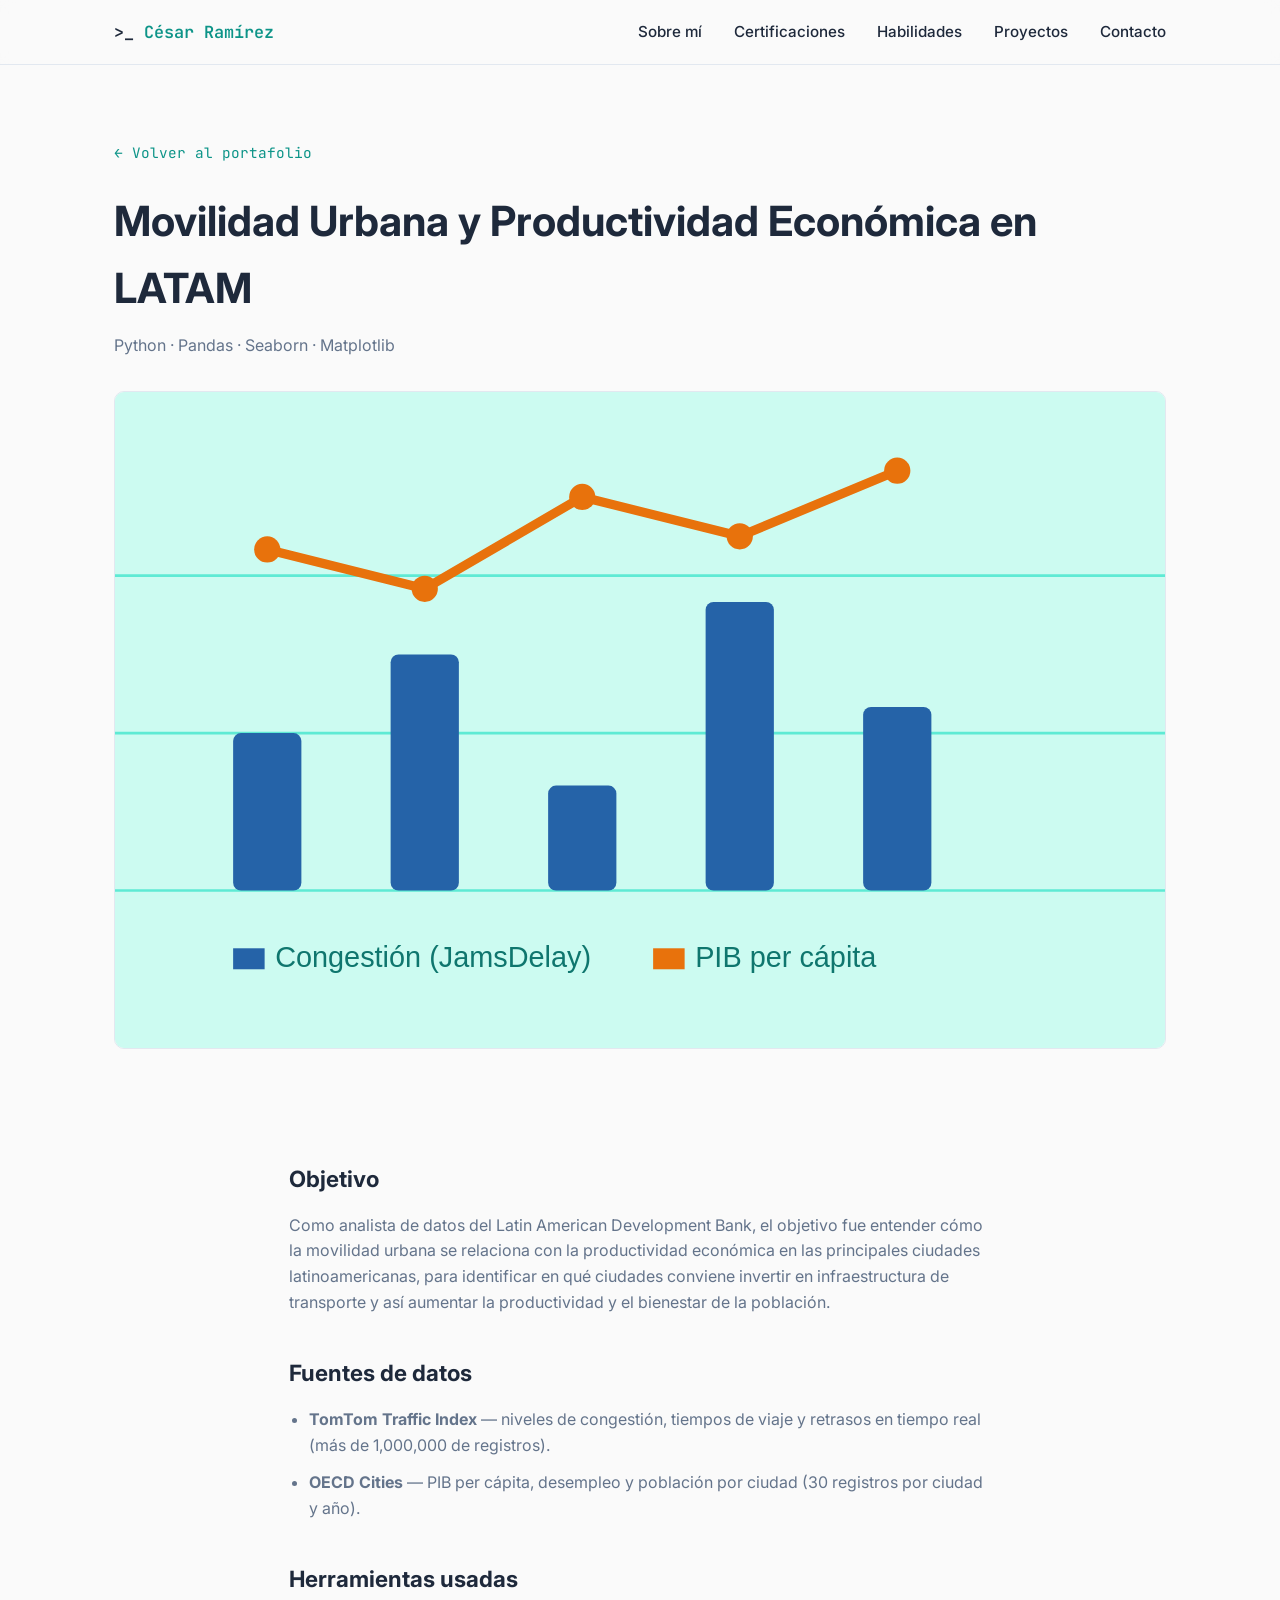
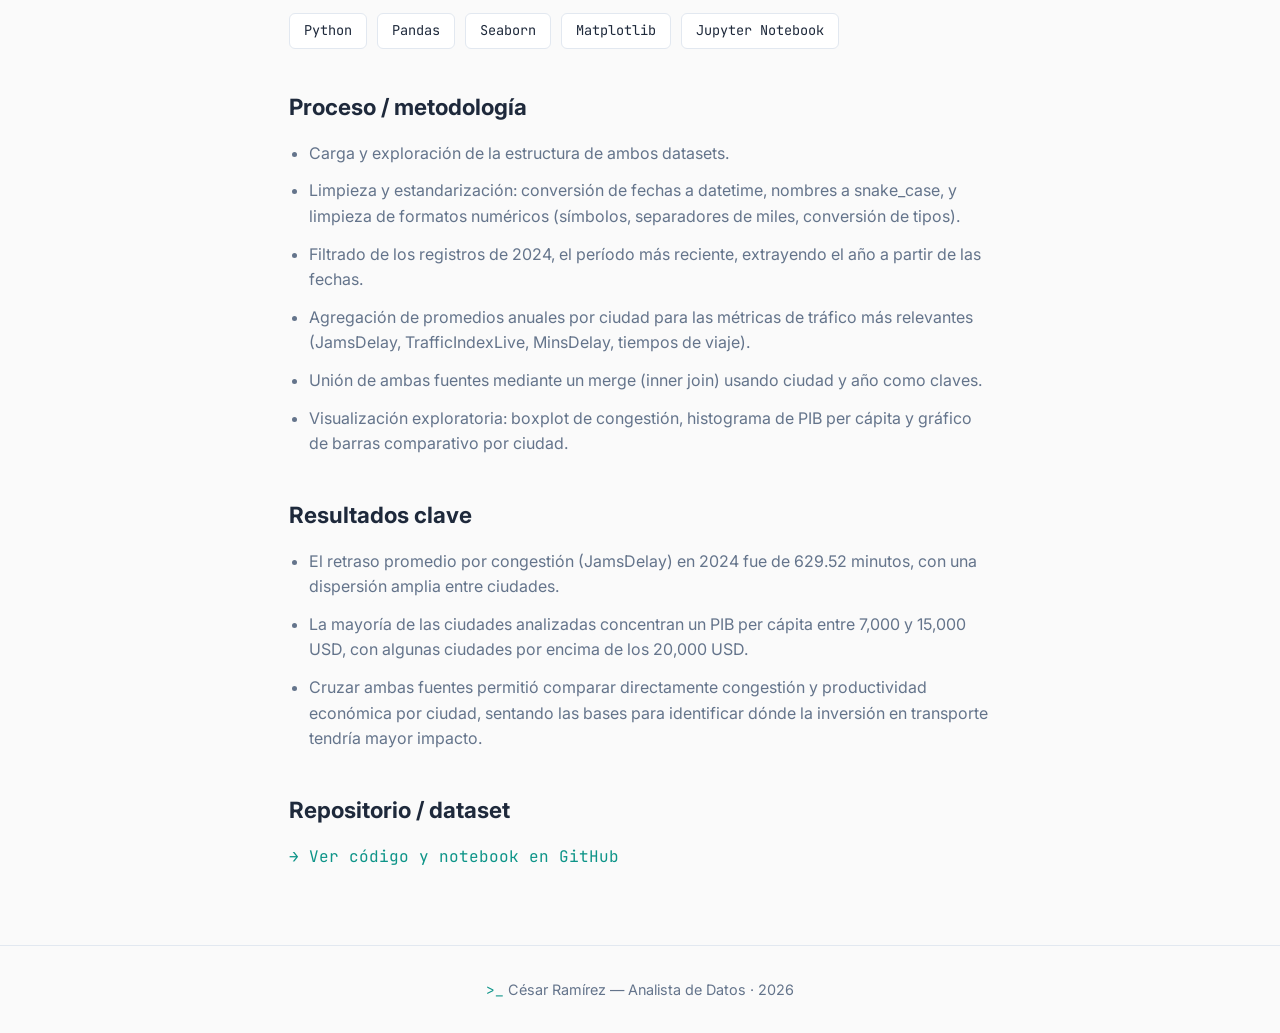
<file: proyectos/proyecto-1.html>
<!DOCTYPE html>
<html lang="es">
<head>
<meta charset="UTF-8">
<meta name="viewport" content="width=device-width, initial-scale=1.0">
<title>Movilidad Urbana y Productividad Económica en LATAM — César Ramírez</title>
<meta name="description" content="Integración de datos de tráfico (TomTom) e indicadores económicos (OECD) para analizar movilidad urbana y productividad en ciudades de LATAM.">
<link rel="preconnect" href="https://fonts.googleapis.com">
<link href="https://fonts.googleapis.com/css2?family=Inter:wght@400;500;600;700&family=JetBrains+Mono:wght@400;600;700&display=swap" rel="stylesheet">
<link rel="stylesheet" href="../css/style.css">
</head>
<body>

<nav class="navbar">
  <div class="container">
    <a href="../index.html" class="logo">&gt;_ <span class="accent">César Ramírez</span></a>
    <ul class="nav-links">
      <li><a href="../index.html#sobre-mi">Sobre mí</a></li>
      <li><a href="../index.html#certificaciones">Certificaciones</a></li>
      <li><a href="../index.html#habilidades">Habilidades</a></li>
      <li><a href="../index.html#proyectos">Proyectos</a></li>
      <li><a href="../index.html#contacto">Contacto</a></li>
    </ul>
    <button class="nav-toggle" aria-label="Abrir menú">
      <span></span><span></span><span></span>
    </button>
  </div>
</nav>

<header class="project-hero">
  <div class="container">
    <a href="../index.html#proyectos" class="back-link">← Volver al portafolio</a>
    <h1>Movilidad Urbana y Productividad Económica en LATAM</h1>
    <p class="project-meta">Python · Pandas · Seaborn · Matplotlib</p>
    <div class="project-hero-img">
      <img src="../assets/img/projects/proyecto-1.svg" alt="Visualización comparando congestión vehicular y PIB per cápita por ciudad">
    </div>
  </div>
</header>

<section class="project-detail">
  <div class="container">
    <h2>Objetivo</h2>
    <p>Como analista de datos del Latin American Development Bank, el objetivo fue entender cómo la movilidad urbana se relaciona con la productividad económica en las principales ciudades latinoamericanas, para identificar en qué ciudades conviene invertir en infraestructura de transporte y así aumentar la productividad y el bienestar de la población.</p>

    <h2>Fuentes de datos</h2>
    <ul>
      <li><strong>TomTom Traffic Index</strong> — niveles de congestión, tiempos de viaje y retrasos en tiempo real (más de 1,000,000 de registros).</li>
      <li><strong>OECD Cities</strong> — PIB per cápita, desempleo y población por ciudad (30 registros por ciudad y año).</li>
    </ul>

    <h2>Herramientas usadas</h2>
    <div class="tool-tags">
      <span class="chip">Python</span>
      <span class="chip">Pandas</span>
      <span class="chip">Seaborn</span>
      <span class="chip">Matplotlib</span>
      <span class="chip">Jupyter Notebook</span>
    </div>

    <h2>Proceso / metodología</h2>
    <ul>
      <li>Carga y exploración de la estructura de ambos datasets.</li>
      <li>Limpieza y estandarización: conversión de fechas a datetime, nombres a snake_case, y limpieza de formatos numéricos (símbolos, separadores de miles, conversión de tipos).</li>
      <li>Filtrado de los registros de 2024, el período más reciente, extrayendo el año a partir de las fechas.</li>
      <li>Agregación de promedios anuales por ciudad para las métricas de tráfico más relevantes (JamsDelay, TrafficIndexLive, MinsDelay, tiempos de viaje).</li>
      <li>Unión de ambas fuentes mediante un merge (inner join) usando ciudad y año como claves.</li>
      <li>Visualización exploratoria: boxplot de congestión, histograma de PIB per cápita y gráfico de barras comparativo por ciudad.</li>
    </ul>

    <h2>Resultados clave</h2>
    <ul>
      <li>El retraso promedio por congestión (JamsDelay) en 2024 fue de 629.52 minutos, con una dispersión amplia entre ciudades.</li>
      <li>La mayoría de las ciudades analizadas concentran un PIB per cápita entre 7,000 y 15,000 USD, con algunas ciudades por encima de los 20,000 USD.</li>
      <li>Cruzar ambas fuentes permitió comparar directamente congestión y productividad económica por ciudad, sentando las bases para identificar dónde la inversión en transporte tendría mayor impacto.</li>
    </ul>

    <h2>Repositorio / dataset</h2>
    <p><a href="#" style="color: var(--accent); font-family: var(--font-mono);">→ Ver código y notebook en GitHub</a></p>
  </div>
</section>

<footer>
  <div class="container">
    <p><span class="accent">&gt;_</span> César Ramírez — Analista de Datos · <span id="year"></span></p>
  </div>
</footer>

<script>document.getElementById('year').textContent = new Date().getFullYear();</script>
<script src="../js/main.js"></script>
</body>
</html>
</file>
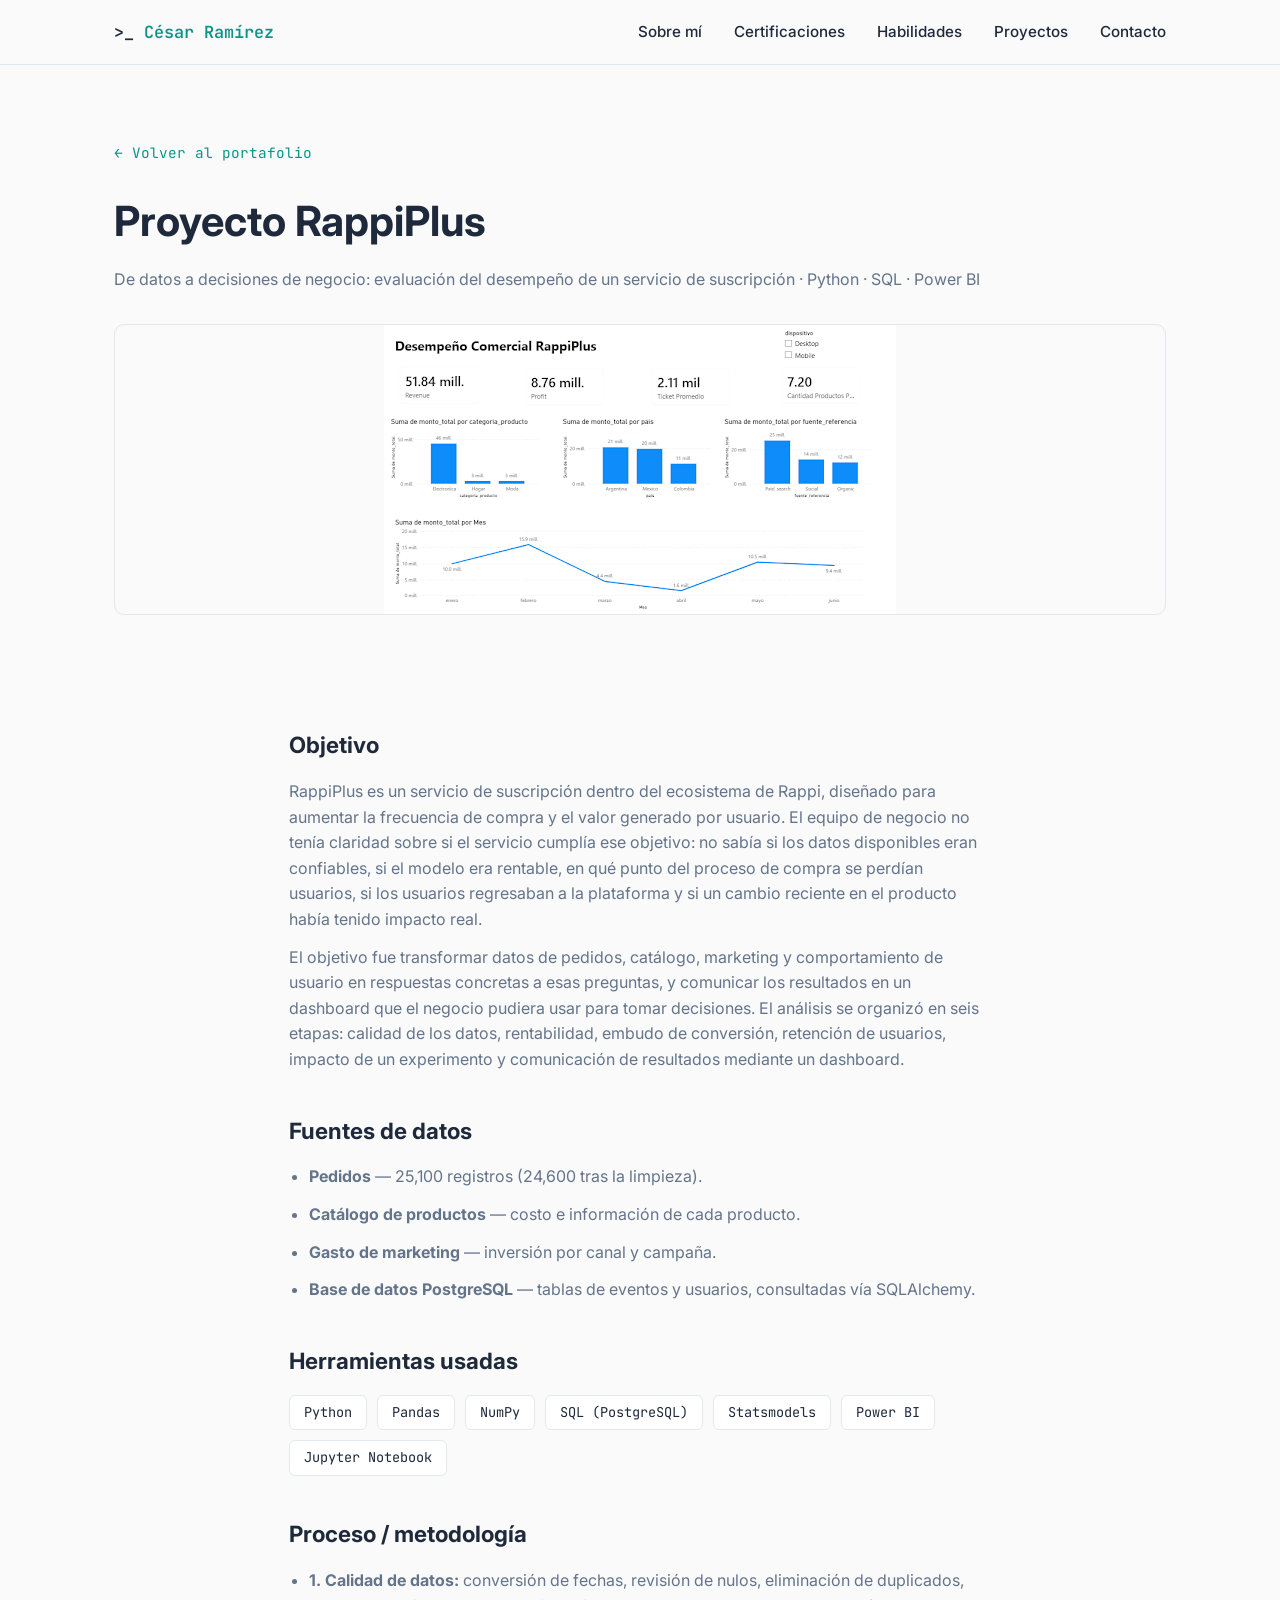
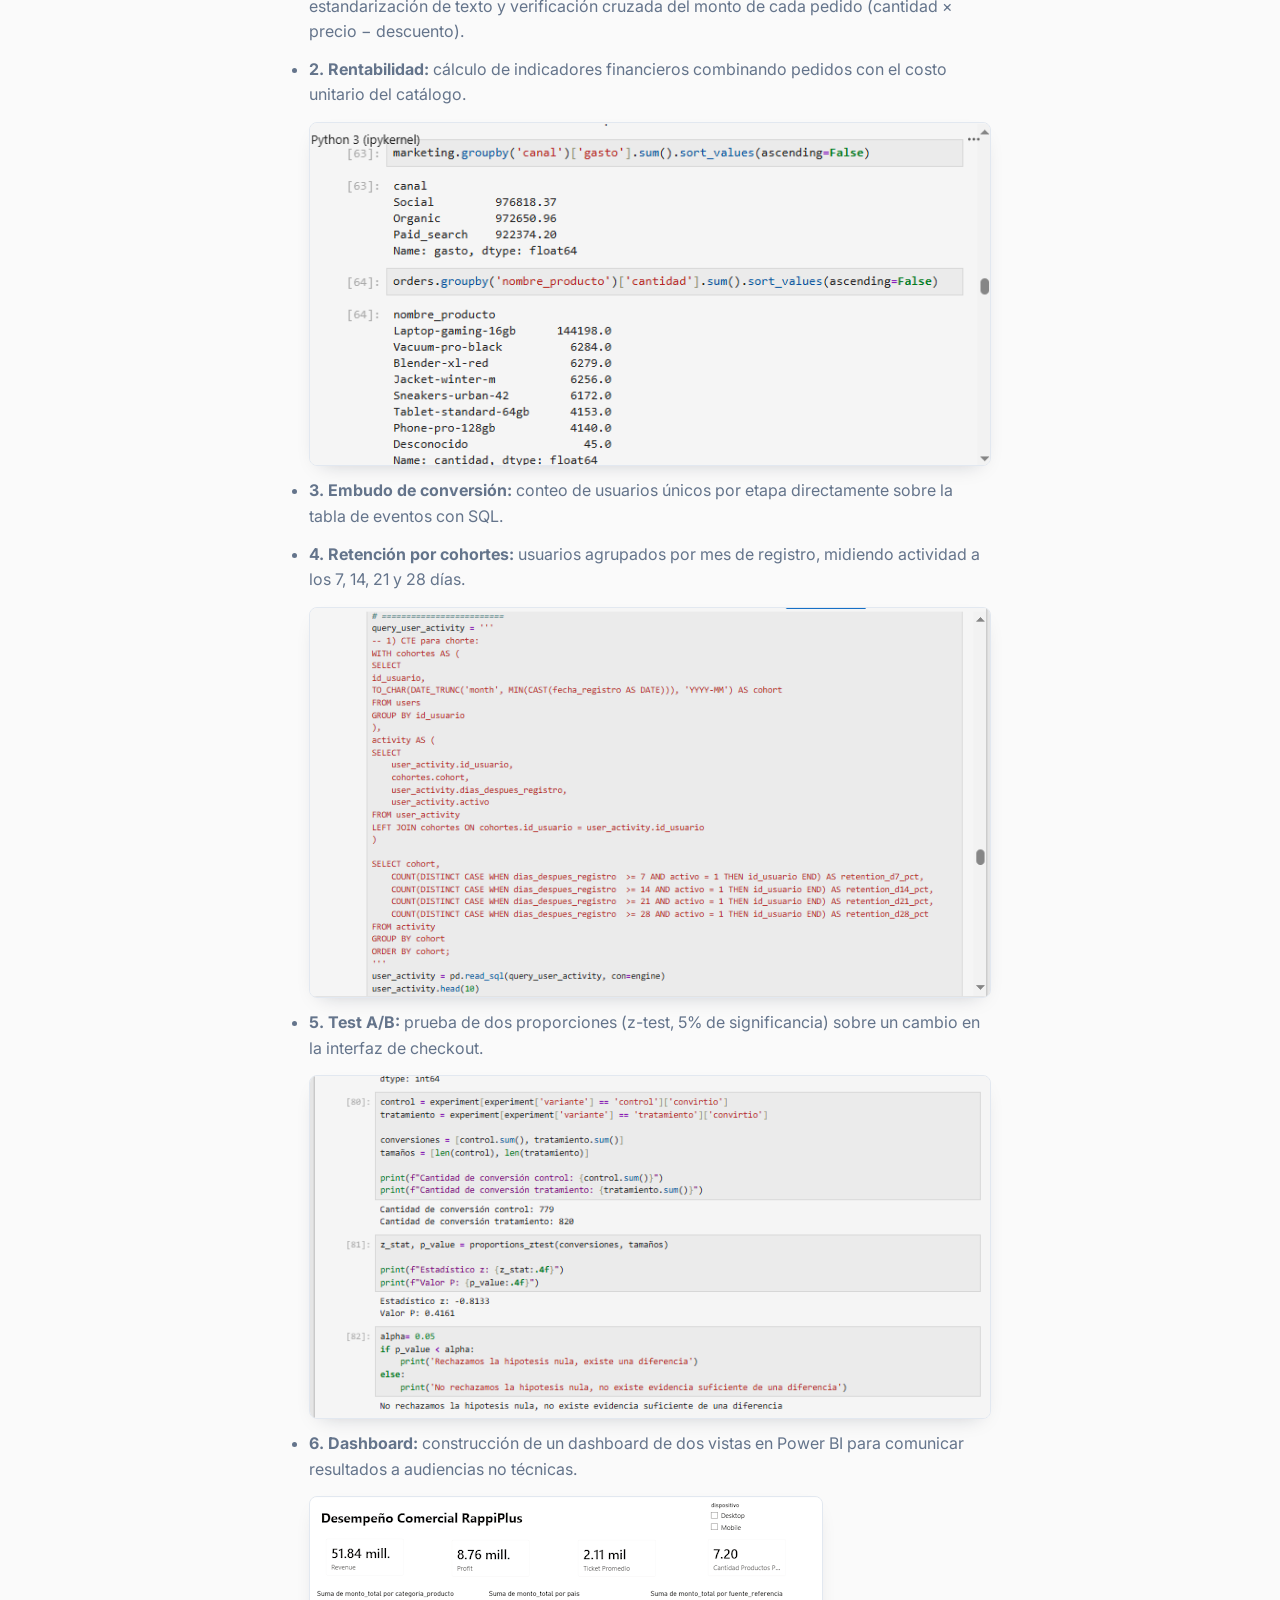
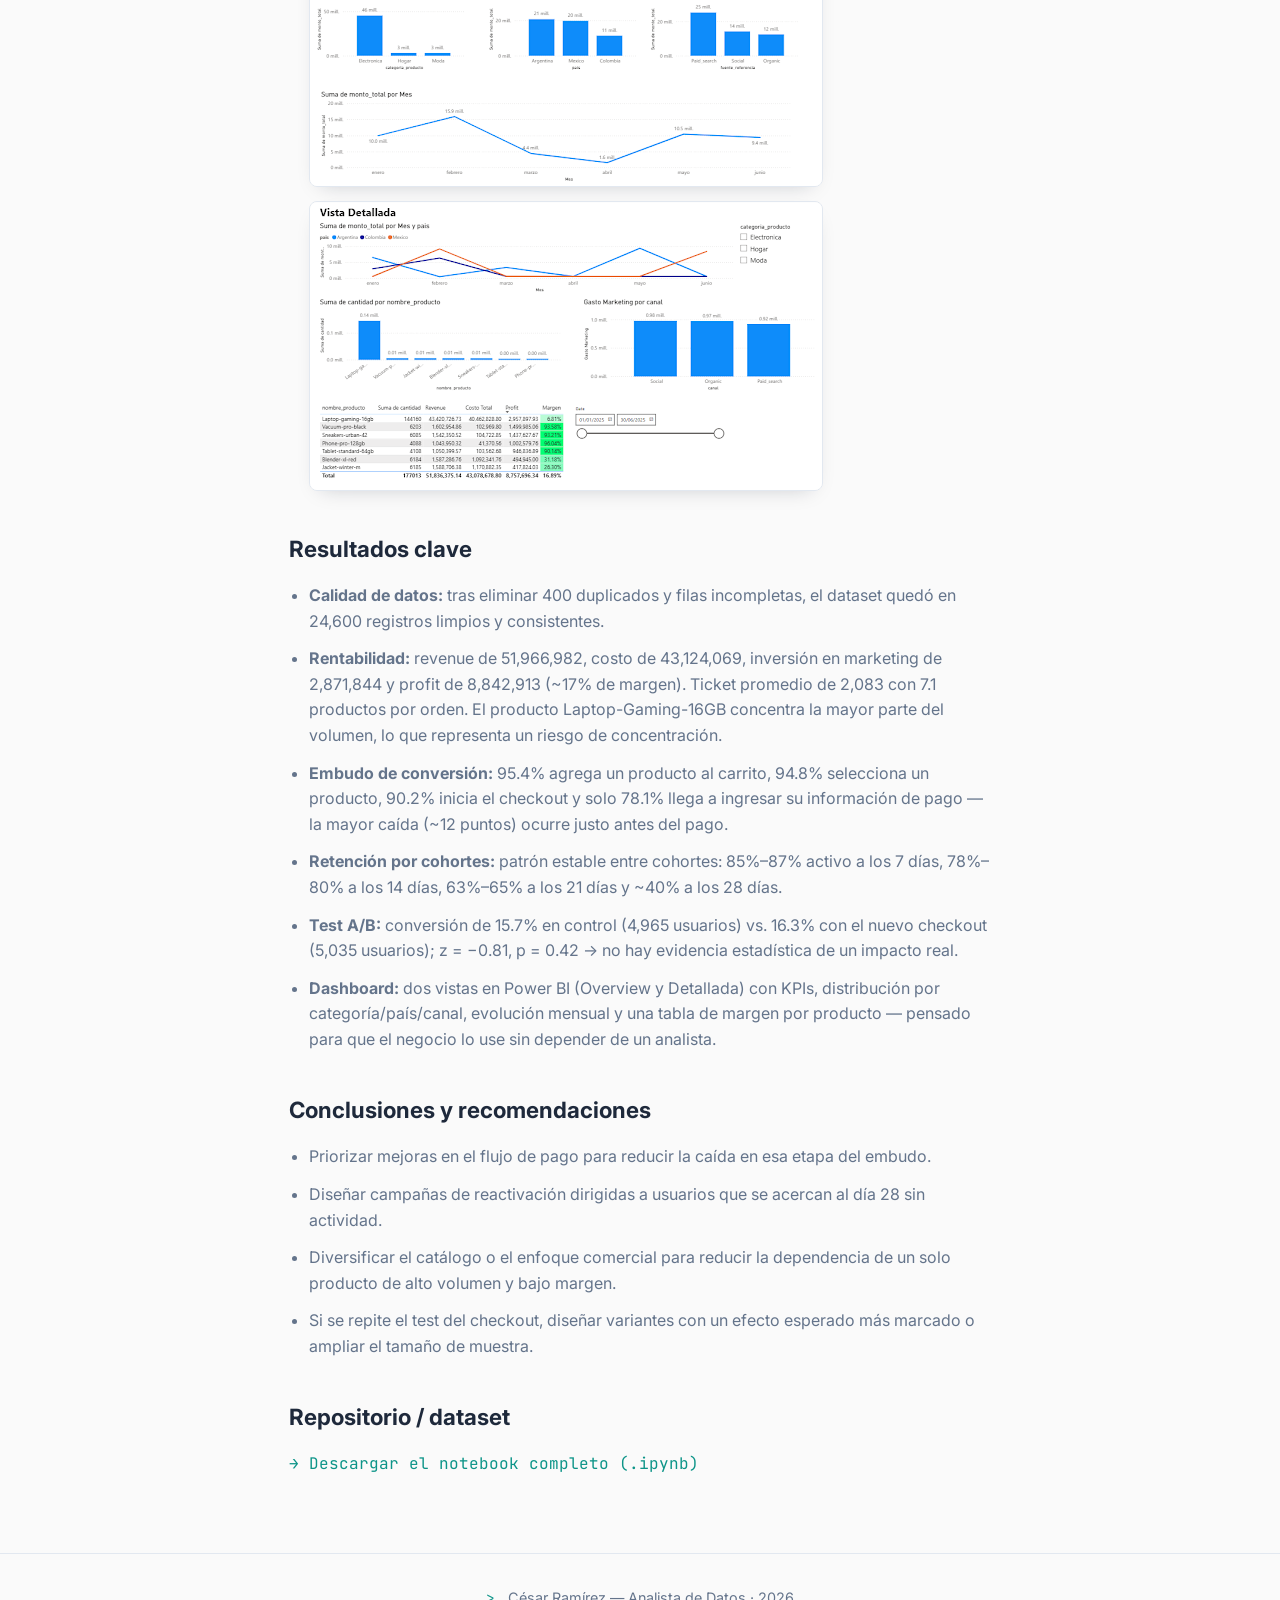
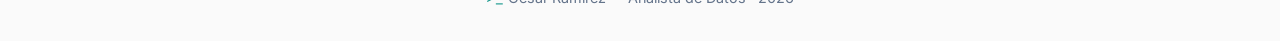
<file: proyectos/proyecto-2.html>
<!DOCTYPE html>
<html lang="es">
<head>
<meta charset="UTF-8">
<meta name="viewport" content="width=device-width, initial-scale=1.0">
<title>Proyecto RappiPlus — César Ramírez</title>
<meta name="description" content="Evaluación del desempeño de RappiPlus: rentabilidad, embudo de conversión, retención por cohortes, test A/B y dashboard en Power BI.">
<link rel="preconnect" href="https://fonts.googleapis.com">
<link href="https://fonts.googleapis.com/css2?family=Inter:wght@400;500;600;700&family=JetBrains+Mono:wght@400;600;700&display=swap" rel="stylesheet">
<link rel="stylesheet" href="../css/style.css">
</head>
<body>

<nav class="navbar">
  <div class="container">
    <a href="../index.html" class="logo">&gt;_ <span class="accent">César Ramírez</span></a>
    <ul class="nav-links">
      <li><a href="../index.html#sobre-mi">Sobre mí</a></li>
      <li><a href="../index.html#certificaciones">Certificaciones</a></li>
      <li><a href="../index.html#habilidades">Habilidades</a></li>
      <li><a href="../index.html#proyectos">Proyectos</a></li>
      <li><a href="../index.html#contacto">Contacto</a></li>
    </ul>
    <button class="nav-toggle" aria-label="Abrir menú">
      <span></span><span></span><span></span>
    </button>
  </div>
</nav>

<header class="project-hero">
  <div class="container">
    <a href="../index.html#proyectos" class="back-link">← Volver al portafolio</a>
    <h1>Proyecto RappiPlus</h1>
    <p class="project-meta">De datos a decisiones de negocio: evaluación del desempeño de un servicio de suscripción · Python · SQL · Power BI</p>
    <div class="project-hero-img">
      <img src="../assets/img/projects/rappiplus-overview.png" alt="Dashboard de desempeño comercial de RappiPlus en Power BI — vista Overview" class="hero-img-photo">
    </div>
  </div>
</header>

<section class="project-detail">
  <div class="container">
    <h2>Objetivo</h2>
    <p>RappiPlus es un servicio de suscripción dentro del ecosistema de Rappi, diseñado para aumentar la frecuencia de compra y el valor generado por usuario. El equipo de negocio no tenía claridad sobre si el servicio cumplía ese objetivo: no sabía si los datos disponibles eran confiables, si el modelo era rentable, en qué punto del proceso de compra se perdían usuarios, si los usuarios regresaban a la plataforma y si un cambio reciente en el producto había tenido impacto real.</p>
    <p>El objetivo fue transformar datos de pedidos, catálogo, marketing y comportamiento de usuario en respuestas concretas a esas preguntas, y comunicar los resultados en un dashboard que el negocio pudiera usar para tomar decisiones. El análisis se organizó en seis etapas: calidad de los datos, rentabilidad, embudo de conversión, retención de usuarios, impacto de un experimento y comunicación de resultados mediante un dashboard.</p>

    <h2>Fuentes de datos</h2>
    <ul>
      <li><strong>Pedidos</strong> — 25,100 registros (24,600 tras la limpieza).</li>
      <li><strong>Catálogo de productos</strong> — costo e información de cada producto.</li>
      <li><strong>Gasto de marketing</strong> — inversión por canal y campaña.</li>
      <li><strong>Base de datos PostgreSQL</strong> — tablas de eventos y usuarios, consultadas vía SQLAlchemy.</li>
    </ul>

    <h2>Herramientas usadas</h2>
    <div class="tool-tags">
      <span class="chip">Python</span>
      <span class="chip">Pandas</span>
      <span class="chip">NumPy</span>
      <span class="chip">SQL (PostgreSQL)</span>
      <span class="chip">Statsmodels</span>
      <span class="chip">Power BI</span>
      <span class="chip">Jupyter Notebook</span>
    </div>

    <h2>Proceso / metodología</h2>
    <ul>
      <li><strong>1. Calidad de datos:</strong> conversión de fechas, revisión de nulos, eliminación de duplicados, estandarización de texto y verificación cruzada del monto de cada pedido (cantidad × precio − descuento).</li>
      <li>
        <strong>2. Rentabilidad:</strong> cálculo de indicadores financieros combinando pedidos con el costo unitario del catálogo.
        <img src="../assets/img/projects/rappiplus-rentabilidad.png" alt="Notebook: gasto de marketing por canal y unidades vendidas por producto" class="step-screenshot">
      </li>
      <li><strong>3. Embudo de conversión:</strong> conteo de usuarios únicos por etapa directamente sobre la tabla de eventos con SQL.</li>
      <li>
        <strong>4. Retención por cohortes:</strong> usuarios agrupados por mes de registro, midiendo actividad a los 7, 14, 21 y 28 días.
        <img src="../assets/img/projects/rappiplus-retencion.png" alt="Consulta SQL para calcular la retención por cohortes" class="step-screenshot">
      </li>
      <li>
        <strong>5. Test A/B:</strong> prueba de dos proporciones (z-test, 5% de significancia) sobre un cambio en la interfaz de checkout.
        <img src="../assets/img/projects/rappiplus-testab.png" alt="Notebook: prueba de dos proporciones (z-test) entre control y tratamiento" class="step-screenshot">
      </li>
      <li>
        <strong>6. Dashboard:</strong> construcción de un dashboard de dos vistas en Power BI para comunicar resultados a audiencias no técnicas.
        <img src="../assets/img/projects/rappiplus-overview.png" alt="Dashboard RappiPlus — vista Overview en Power BI" class="step-screenshot">
        <img src="../assets/img/projects/rappiplus-detallada.png" alt="Dashboard RappiPlus — vista Detallada en Power BI" class="step-screenshot">
      </li>
    </ul>

    <h2>Resultados clave</h2>
    <ul>
      <li><strong>Calidad de datos:</strong> tras eliminar 400 duplicados y filas incompletas, el dataset quedó en 24,600 registros limpios y consistentes.</li>
      <li><strong>Rentabilidad:</strong> revenue de 51,966,982, costo de 43,124,069, inversión en marketing de 2,871,844 y profit de 8,842,913 (~17% de margen). Ticket promedio de 2,083 con 7.1 productos por orden. El producto Laptop-Gaming-16GB concentra la mayor parte del volumen, lo que representa un riesgo de concentración.</li>
      <li><strong>Embudo de conversión:</strong> 95.4% agrega un producto al carrito, 94.8% selecciona un producto, 90.2% inicia el checkout y solo 78.1% llega a ingresar su información de pago — la mayor caída (~12 puntos) ocurre justo antes del pago.</li>
      <li><strong>Retención por cohortes:</strong> patrón estable entre cohortes: 85%–87% activo a los 7 días, 78%–80% a los 14 días, 63%–65% a los 21 días y ~40% a los 28 días.</li>
      <li><strong>Test A/B:</strong> conversión de 15.7% en control (4,965 usuarios) vs. 16.3% con el nuevo checkout (5,035 usuarios); z = −0.81, p = 0.42 → no hay evidencia estadística de un impacto real.</li>
      <li><strong>Dashboard:</strong> dos vistas en Power BI (Overview y Detallada) con KPIs, distribución por categoría/país/canal, evolución mensual y una tabla de margen por producto — pensado para que el negocio lo use sin depender de un analista.</li>
    </ul>

    <h2>Conclusiones y recomendaciones</h2>
    <ul>
      <li>Priorizar mejoras en el flujo de pago para reducir la caída en esa etapa del embudo.</li>
      <li>Diseñar campañas de reactivación dirigidas a usuarios que se acercan al día 28 sin actividad.</li>
      <li>Diversificar el catálogo o el enfoque comercial para reducir la dependencia de un solo producto de alto volumen y bajo margen.</li>
      <li>Si se repite el test del checkout, diseñar variantes con un efecto esperado más marcado o ampliar el tamaño de muestra.</li>
    </ul>

    <h2>Repositorio / dataset</h2>
    <p><a href="../assets/notebooks/rappiplus-analisis.ipynb" style="color: var(--accent); font-family: var(--font-mono);">→ Descargar el notebook completo (.ipynb)</a></p>
  </div>
</section>

<footer>
  <div class="container">
    <p><span class="accent">&gt;_</span> César Ramírez — Analista de Datos · <span id="year"></span></p>
  </div>
</footer>

<script>document.getElementById('year').textContent = new Date().getFullYear();</script>
<script src="../js/main.js"></script>
</body>
</html>
</file>
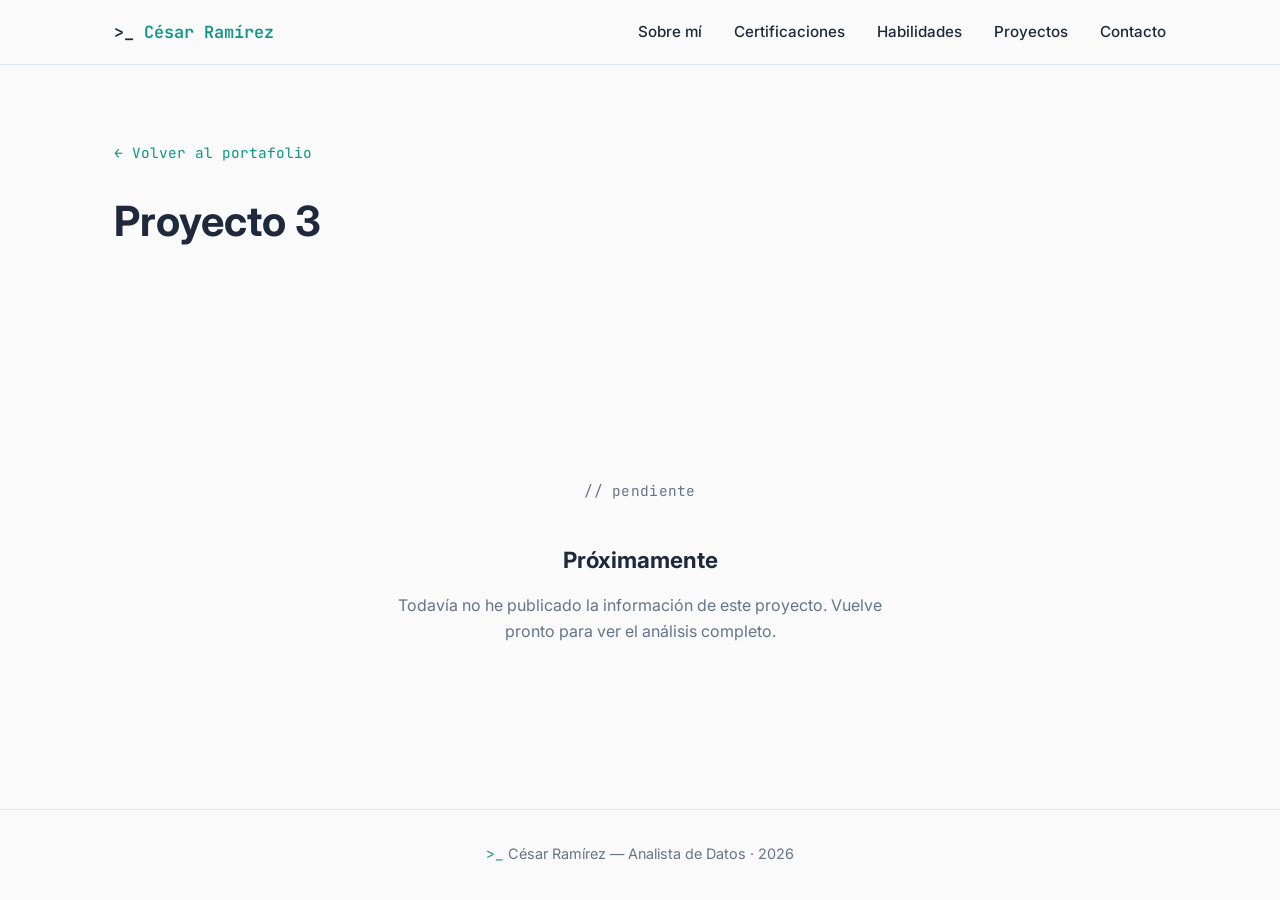
<file: proyectos/proyecto-3.html>
<!DOCTYPE html>
<html lang="es">
<head>
<meta charset="UTF-8">
<meta name="viewport" content="width=device-width, initial-scale=1.0">
<title>Proyecto 3 — César Ramírez</title>
<meta name="description" content="Próximamente se publicará este proyecto de análisis de datos.">
<link rel="preconnect" href="https://fonts.googleapis.com">
<link href="https://fonts.googleapis.com/css2?family=Inter:wght@400;500;600;700&family=JetBrains+Mono:wght@400;600;700&display=swap" rel="stylesheet">
<link rel="stylesheet" href="../css/style.css">
</head>
<body>

<nav class="navbar">
  <div class="container">
    <a href="../index.html" class="logo">&gt;_ <span class="accent">César Ramírez</span></a>
    <ul class="nav-links">
      <li><a href="../index.html#sobre-mi">Sobre mí</a></li>
      <li><a href="../index.html#certificaciones">Certificaciones</a></li>
      <li><a href="../index.html#habilidades">Habilidades</a></li>
      <li><a href="../index.html#proyectos">Proyectos</a></li>
      <li><a href="../index.html#contacto">Contacto</a></li>
    </ul>
    <button class="nav-toggle" aria-label="Abrir menú">
      <span></span><span></span><span></span>
    </button>
  </div>
</nav>

<header class="project-hero">
  <div class="container">
    <a href="../index.html#proyectos" class="back-link">← Volver al portafolio</a>
    <h1>Proyecto 3</h1>
  </div>
</header>

<section class="project-detail">
  <div class="container coming-soon">
    <p class="section-label">// pendiente</p>
    <h2>Próximamente</h2>
    <p>Todavía no he publicado la información de este proyecto. Vuelve pronto para ver el análisis completo.</p>
  </div>
</section>

<footer>
  <div class="container">
    <p><span class="accent">&gt;_</span> César Ramírez — Analista de Datos · <span id="year"></span></p>
  </div>
</footer>

<script>document.getElementById('year').textContent = new Date().getFullYear();</script>
<script src="../js/main.js"></script>
</body>
</html>
</file>
<file: css/style.css>
/* ============================================
   Variables
============================================ */
:root {
  --bg: #fafafa;
  --bg-alt: #f1f5f5;
  --surface: #ffffff;
  --text: #1e293b;
  --text-muted: #64748b;
  --border: #e2e8f0;
  --accent: #0d9488;
  --accent-dark: #0f766e;
  --accent-light: #ccfbf1;
  --font-sans: 'Inter', system-ui, -apple-system, sans-serif;
  --font-mono: 'JetBrains Mono', 'Courier New', monospace;
  --max-width: 1100px;
  --radius: 10px;
}

* {
  margin: 0;
  padding: 0;
  box-sizing: border-box;
}

html {
  scroll-behavior: smooth;
}

body {
  font-family: var(--font-sans);
  background: var(--bg);
  color: var(--text);
  line-height: 1.6;
  -webkit-font-smoothing: antialiased;
}

a {
  color: inherit;
  text-decoration: none;
}

img {
  max-width: 100%;
  display: block;
}

.container {
  max-width: var(--max-width);
  margin: 0 auto;
  padding: 0 24px;
}

.section-label {
  font-family: var(--font-mono);
  color: var(--accent);
  font-size: 0.9rem;
  margin-bottom: 8px;
  letter-spacing: 0.02em;
}

section h2 {
  font-size: clamp(1.6rem, 3vw, 2.2rem);
  margin-bottom: 32px;
}

section {
  padding: 96px 0;
}

section:nth-of-type(even) {
  background: var(--bg-alt);
}

/* ============================================
   Nav
============================================ */
.navbar {
  position: fixed;
  top: 0;
  left: 0;
  right: 0;
  z-index: 100;
  background: rgba(250, 250, 250, 0.85);
  backdrop-filter: blur(8px);
  border-bottom: 1px solid var(--border);
}

.navbar .container {
  display: flex;
  align-items: center;
  justify-content: space-between;
  height: 64px;
}

.logo {
  font-family: var(--font-mono);
  font-weight: 600;
  font-size: 1.05rem;
}

.logo .accent {
  color: var(--accent);
}

.nav-links {
  display: flex;
  gap: 32px;
  list-style: none;
}

.nav-links a {
  font-size: 0.95rem;
  font-weight: 500;
  transition: color 0.2s ease;
}

.nav-links a:hover {
  color: var(--accent);
}

.nav-toggle {
  display: none;
  flex-direction: column;
  gap: 5px;
  background: none;
  border: none;
  cursor: pointer;
  padding: 6px;
}

.nav-toggle span {
  width: 24px;
  height: 2px;
  background: var(--text);
  border-radius: 2px;
}

/* ============================================
   Hero
============================================ */
.hero {
  padding-top: 160px;
  padding-bottom: 96px;
  min-height: 100vh;
  display: flex;
  align-items: center;
}

.hero .container {
  display: grid;
  grid-template-columns: 1.3fr 1fr;
  gap: 48px;
  align-items: center;
}

.hero-greeting {
  font-family: var(--font-mono);
  color: var(--accent);
  margin-bottom: 12px;
  font-size: 1rem;
}

.hero h1 {
  font-size: clamp(2.2rem, 5vw, 3.4rem);
  font-weight: 700;
  margin-bottom: 16px;
  line-height: 1.15;
}

.hero-role {
  font-family: var(--font-mono);
  font-size: clamp(1.1rem, 2.2vw, 1.4rem);
  color: var(--text-muted);
  margin-bottom: 20px;
  min-height: 1.6em;
}

.cursor {
  display: inline-block;
  width: 2px;
  background: var(--accent);
  margin-left: 2px;
  animation: blink 1s step-start infinite;
}

@keyframes blink {
  50% { opacity: 0; }
}

.hero-tagline {
  color: var(--text-muted);
  max-width: 46ch;
  margin-bottom: 32px;
}

.hero-badges {
  display: flex;
  gap: 12px;
  flex-wrap: wrap;
  margin-bottom: 28px;
}

.badge {
  display: inline-flex;
  align-items: center;
  gap: 8px;
  font-family: var(--font-mono);
  font-size: 0.85rem;
  font-weight: 600;
  padding: 8px 16px;
  border-radius: 999px;
  border: 1px solid var(--border);
  background: var(--surface);
  transition: border-color 0.2s ease, color 0.2s ease, transform 0.15s ease;
}

.badge:hover {
  border-color: var(--accent);
  color: var(--accent-dark);
  transform: translateY(-2px);
}

.badge svg {
  width: 16px;
  height: 16px;
}

.hero-cta {
  display: flex;
  gap: 16px;
  flex-wrap: wrap;
}

.btn {
  display: inline-block;
  padding: 12px 24px;
  border-radius: var(--radius);
  font-weight: 600;
  font-size: 0.95rem;
  transition: transform 0.15s ease, box-shadow 0.15s ease;
  border: 1px solid transparent;
  cursor: pointer;
}

.btn:hover {
  transform: translateY(-2px);
}

.btn-primary {
  background: var(--accent);
  color: #ffffff;
}

.btn-primary:hover {
  box-shadow: 0 8px 20px -8px rgba(13, 148, 136, 0.6);
}

.btn-outline {
  border-color: var(--border);
  color: var(--text);
  background: var(--surface);
}

.btn-outline:hover {
  border-color: var(--accent);
  color: var(--accent);
}

.hero-avatar {
  justify-self: center;
}

.hero-avatar img {
  width: 260px;
  height: 260px;
  object-fit: cover;
  border-radius: 50%;
  border: 3px solid var(--accent-light);
}

/* ============================================
   Sobre mi
============================================ */
.about-grid {
  display: grid;
  grid-template-columns: 1.3fr 1fr;
  gap: 48px;
  align-items: start;
}

.about-content {
  display: grid;
  grid-template-columns: 1fr;
  gap: 24px;
}

.about-content p {
  color: var(--text-muted);
}

.about-content strong {
  color: var(--text);
}

/* ============================================
   Diploma card (Sobre mí)
============================================ */
.diploma-card {
  border: 1px solid var(--border);
  border-radius: var(--radius);
  overflow: hidden;
}

.diploma-card img {
  width: 100%;
  display: block;
}

/* ============================================
   Certificaciones
============================================ */
.certs-grid {
  display: grid;
  grid-template-columns: repeat(auto-fit, minmax(260px, 1fr));
  gap: 28px;
}

.cert-card {
  display: block;
  background: var(--surface);
  border: 1px solid var(--border);
  border-radius: var(--radius);
  overflow: hidden;
  transition: border-color 0.2s ease, transform 0.2s ease, box-shadow 0.2s ease;
}

.cert-card:hover {
  border-color: var(--accent);
  transform: translateY(-4px);
  box-shadow: 0 12px 30px -14px rgba(15, 23, 42, 0.25);
}

.cert-thumb {
  aspect-ratio: 4 / 3;
  background: var(--bg-alt);
  display: flex;
  align-items: center;
  justify-content: center;
  overflow: hidden;
}

.cert-thumb img {
  max-width: 55%;
  max-height: 55%;
  object-fit: contain;
}

.cert-thumb.cert-thumb-full img {
  max-width: 100%;
  max-height: 100%;
  width: 100%;
  height: 100%;
  object-fit: cover;
}

.cert-body {
  padding: 18px 20px;
}

.cert-body h3 {
  font-size: 1.05rem;
  margin-bottom: 4px;
}

.cert-issuer {
  font-family: var(--font-mono);
  font-size: 0.8rem;
  color: var(--accent);
  display: block;
  margin-bottom: 8px;
}

.cert-body p {
  color: var(--text-muted);
  font-size: 0.9rem;
  margin-bottom: 14px;
}

.cert-link {
  font-family: var(--font-mono);
  font-size: 0.85rem;
  color: var(--accent);
  font-weight: 600;
}

/* ============================================
   Habilidades
============================================ */
.skills-carousel {
  max-width: 100%;
  position: relative;
}

.skills-track-wrap {
  overflow: hidden;
  margin: 0 84px;
}

.skills-track {
  display: flex;
  transition: transform 0.4s ease;
}

.skill-slide {
  flex-shrink: 0;
}

.skill-slide h3 {
  font-family: var(--font-mono);
  font-size: 1.05rem;
  color: var(--accent);
  margin-bottom: 24px;
}

.skill-items {
  display: flex;
  flex-wrap: wrap;
  gap: 20px;
  padding-bottom: 4px;
  justify-content: center;
}

.skill-item {
  display: flex;
  flex-direction: column;
  align-items: center;
  justify-content: center;
  gap: 16px;
  width: 196px;
  min-height: 196px;
  padding: 32px 16px;
  background: var(--surface);
  border: 1px solid var(--border);
  border-radius: var(--radius);
  transition: border-color 0.2s ease, transform 0.2s ease, box-shadow 0.2s ease;
}

.skill-item:hover {
  border-color: var(--accent);
  transform: translateY(-3px);
  box-shadow: 0 12px 24px -16px rgba(15, 23, 42, 0.3);
}

.skill-item img {
  width: 76px;
  height: 76px;
  object-fit: contain;
}

.skill-item span {
  font-family: var(--font-mono);
  font-size: 0.95rem;
  text-align: center;
  color: var(--text);
}

.carousel-arrow {
  position: absolute;
  top: 50%;
  transform: translateY(-50%);
  width: 56px;
  height: 56px;
  border-radius: 50%;
  border: 1px solid var(--border);
  background: var(--surface);
  color: var(--text);
  cursor: pointer;
  display: flex;
  align-items: center;
  justify-content: center;
  box-shadow: 0 10px 25px -12px rgba(15, 23, 42, 0.25);
  transition: background 0.25s ease, border-color 0.25s ease, transform 0.25s ease, box-shadow 0.25s ease;
  z-index: 5;
}

.carousel-arrow.prev {
  left: 14px;
}

.carousel-arrow.next {
  right: 14px;
}

.carousel-arrow svg {
  width: 22px;
  height: 22px;
  transition: stroke 0.25s ease, transform 0.25s ease;
}

.carousel-arrow:hover:not(:disabled) {
  background: var(--accent);
  border-color: var(--accent);
  transform: translateY(-50%) scale(1.08);
  box-shadow: 0 14px 30px -10px rgba(13, 148, 136, 0.45);
}

.carousel-arrow:hover:not(:disabled) svg {
  stroke: #ffffff;
}

.carousel-arrow.next:hover:not(:disabled) svg {
  transform: translateX(2px);
}

.carousel-arrow.prev:hover:not(:disabled) svg {
  transform: translateX(-2px);
}

.carousel-arrow:active:not(:disabled) {
  transform: translateY(-50%) scale(0.95);
}

.carousel-arrow:disabled {
  opacity: 0.3;
  cursor: not-allowed;
  box-shadow: none;
}

.carousel-dots {
  display: flex;
  justify-content: center;
  gap: 8px;
  margin-top: 24px;
}

.carousel-dots .dot {
  width: 8px;
  height: 8px;
  border-radius: 50%;
  background: var(--border);
  transition: background 0.2s ease;
}

.carousel-dots .dot.active {
  background: var(--accent);
}

.chip {
  font-family: var(--font-mono);
  font-size: 0.85rem;
  background: var(--surface);
  border: 1px solid var(--border);
  padding: 6px 14px;
  border-radius: 6px;
  transition: border-color 0.2s ease, color 0.2s ease;
}

.chip:hover {
  border-color: var(--accent);
  color: var(--accent-dark);
}

/* ============================================
   Proyectos
============================================ */
.projects-grid {
  display: grid;
  grid-template-columns: repeat(auto-fit, minmax(280px, 1fr));
  gap: 28px;
}

.project-card {
  background: var(--surface);
  border: 1px solid var(--border);
  border-radius: var(--radius);
  overflow: hidden;
  display: block;
  transition: transform 0.2s ease, box-shadow 0.2s ease, border-color 0.2s ease;
}

.project-card:hover {
  transform: translateY(-4px);
  box-shadow: 0 12px 30px -14px rgba(15, 23, 42, 0.25);
  border-color: var(--accent);
}

.project-thumb {
  aspect-ratio: 16 / 10;
  background: var(--surface);
}

.project-thumb img {
  width: 100%;
  height: 100%;
  object-fit: contain;
}

.project-body {
  padding: 20px;
}

.project-body h3 {
  font-size: 1.1rem;
  margin-bottom: 8px;
}

.project-body p {
  color: var(--text-muted);
  font-size: 0.95rem;
  margin-bottom: 14px;
}

.project-link {
  font-family: var(--font-mono);
  font-size: 0.85rem;
  color: var(--accent);
  font-weight: 600;
}

/* ============================================
   Contacto
============================================ */
.contact-grid {
  display: grid;
  grid-template-columns: 1fr 1.2fr;
  gap: 48px;
}

.social-list {
  list-style: none;
  display: flex;
  flex-direction: column;
  gap: 16px;
}

.social-list a {
  display: flex;
  align-items: center;
  gap: 10px;
  font-weight: 500;
  transition: color 0.2s ease;
}

.social-list a:hover {
  color: var(--accent);
}

.social-icon {
  width: 20px;
  height: 20px;
  flex-shrink: 0;
}

.contact-form {
  display: flex;
  flex-direction: column;
  gap: 18px;
}

.form-group {
  display: flex;
  flex-direction: column;
  gap: 6px;
}

.form-group label {
  font-family: var(--font-mono);
  font-size: 0.85rem;
  color: var(--text-muted);
}

.form-group input,
.form-group textarea {
  font-family: var(--font-sans);
  font-size: 0.95rem;
  padding: 12px 14px;
  border: 1px solid var(--border);
  border-radius: 8px;
  background: var(--surface);
  color: var(--text);
}

.form-group input:focus,
.form-group textarea:focus {
  outline: none;
  border-color: var(--accent);
}

.form-note {
  font-size: 0.8rem;
  color: var(--text-muted);
}

/* ============================================
   Footer
============================================ */
footer {
  padding: 32px 0;
  text-align: center;
  color: var(--text-muted);
  font-size: 0.9rem;
  border-top: 1px solid var(--border);
}

footer .accent {
  color: var(--accent);
  font-family: var(--font-mono);
}

/* ============================================
   Project detail pages
============================================ */
.project-hero {
  padding-top: 140px;
  padding-bottom: 48px;
}

.back-link {
  font-family: var(--font-mono);
  font-size: 0.9rem;
  color: var(--accent);
  display: inline-block;
  margin-bottom: 24px;
}

.project-hero h1 {
  font-size: clamp(1.8rem, 4vw, 2.6rem);
  margin-bottom: 12px;
}

.project-meta {
  color: var(--text-muted);
  margin-bottom: 32px;
}

.project-hero-img {
  border-radius: var(--radius);
  overflow: hidden;
  border: 1px solid var(--border);
}

.project-detail {
  padding: 64px 0;
  max-width: 75ch;
  margin: 0 auto;
}

.project-detail h2 {
  font-size: 1.4rem;
  margin-top: 40px;
  margin-bottom: 16px;
}

.project-detail h2:first-child {
  margin-top: 0;
}

.project-detail p,
.project-detail li {
  color: var(--text-muted);
  margin-bottom: 12px;
}

.project-detail ul {
  padding-left: 20px;
}

.hero-img-photo {
  display: block;
  margin: 0 auto;
  width: 512px;
  max-width: 100%;
}

.step-screenshot {
  display: block;
  max-width: 100%;
  margin: 14px 0 6px;
  border: 1px solid var(--border);
  border-radius: 8px;
  box-shadow: 0 8px 20px -12px rgba(15, 23, 42, 0.25);
}

.tool-tags {
  display: flex;
  flex-wrap: wrap;
  gap: 10px;
  margin-bottom: 20px;
}

.coming-soon {
  text-align: center;
  padding: 100px 0;
}

.coming-soon .section-label {
  text-align: center;
}

.coming-soon h2 {
  margin-bottom: 16px;
}

.coming-soon p {
  color: var(--text-muted);
  max-width: 50ch;
  margin: 0 auto;
}

/* ============================================
   Responsive
============================================ */
@media (max-width: 860px) {
  .hero .container {
    grid-template-columns: 1fr;
    text-align: center;
  }

  .about-grid {
    grid-template-columns: 1fr;
  }

  .hero-cta {
    justify-content: center;
  }

  .hero-avatar {
    order: -1;
  }

  .hero-avatar img {
    width: 180px;
    height: 180px;
  }

  .contact-grid {
    grid-template-columns: 1fr;
  }
}

@media (max-width: 700px) {
  .nav-links {
    position: fixed;
    top: 64px;
    left: 0;
    right: 0;
    background: var(--surface);
    border-bottom: 1px solid var(--border);
    flex-direction: column;
    padding: 24px;
    gap: 20px;
    transform: translateY(-150%);
    transition: transform 0.25s ease;
  }

  .nav-links.open {
    transform: translateY(0);
  }

  .nav-toggle {
    display: flex;
  }

  section {
    padding: 64px 0;
  }

  .skills-track-wrap {
    margin: 0 52px;
  }

  .carousel-arrow {
    width: 44px;
    height: 44px;
  }

  .carousel-arrow.prev {
    left: 2px;
  }

  .carousel-arrow.next {
    right: 2px;
  }

  .carousel-arrow svg {
    width: 18px;
    height: 18px;
  }
}
</file>
